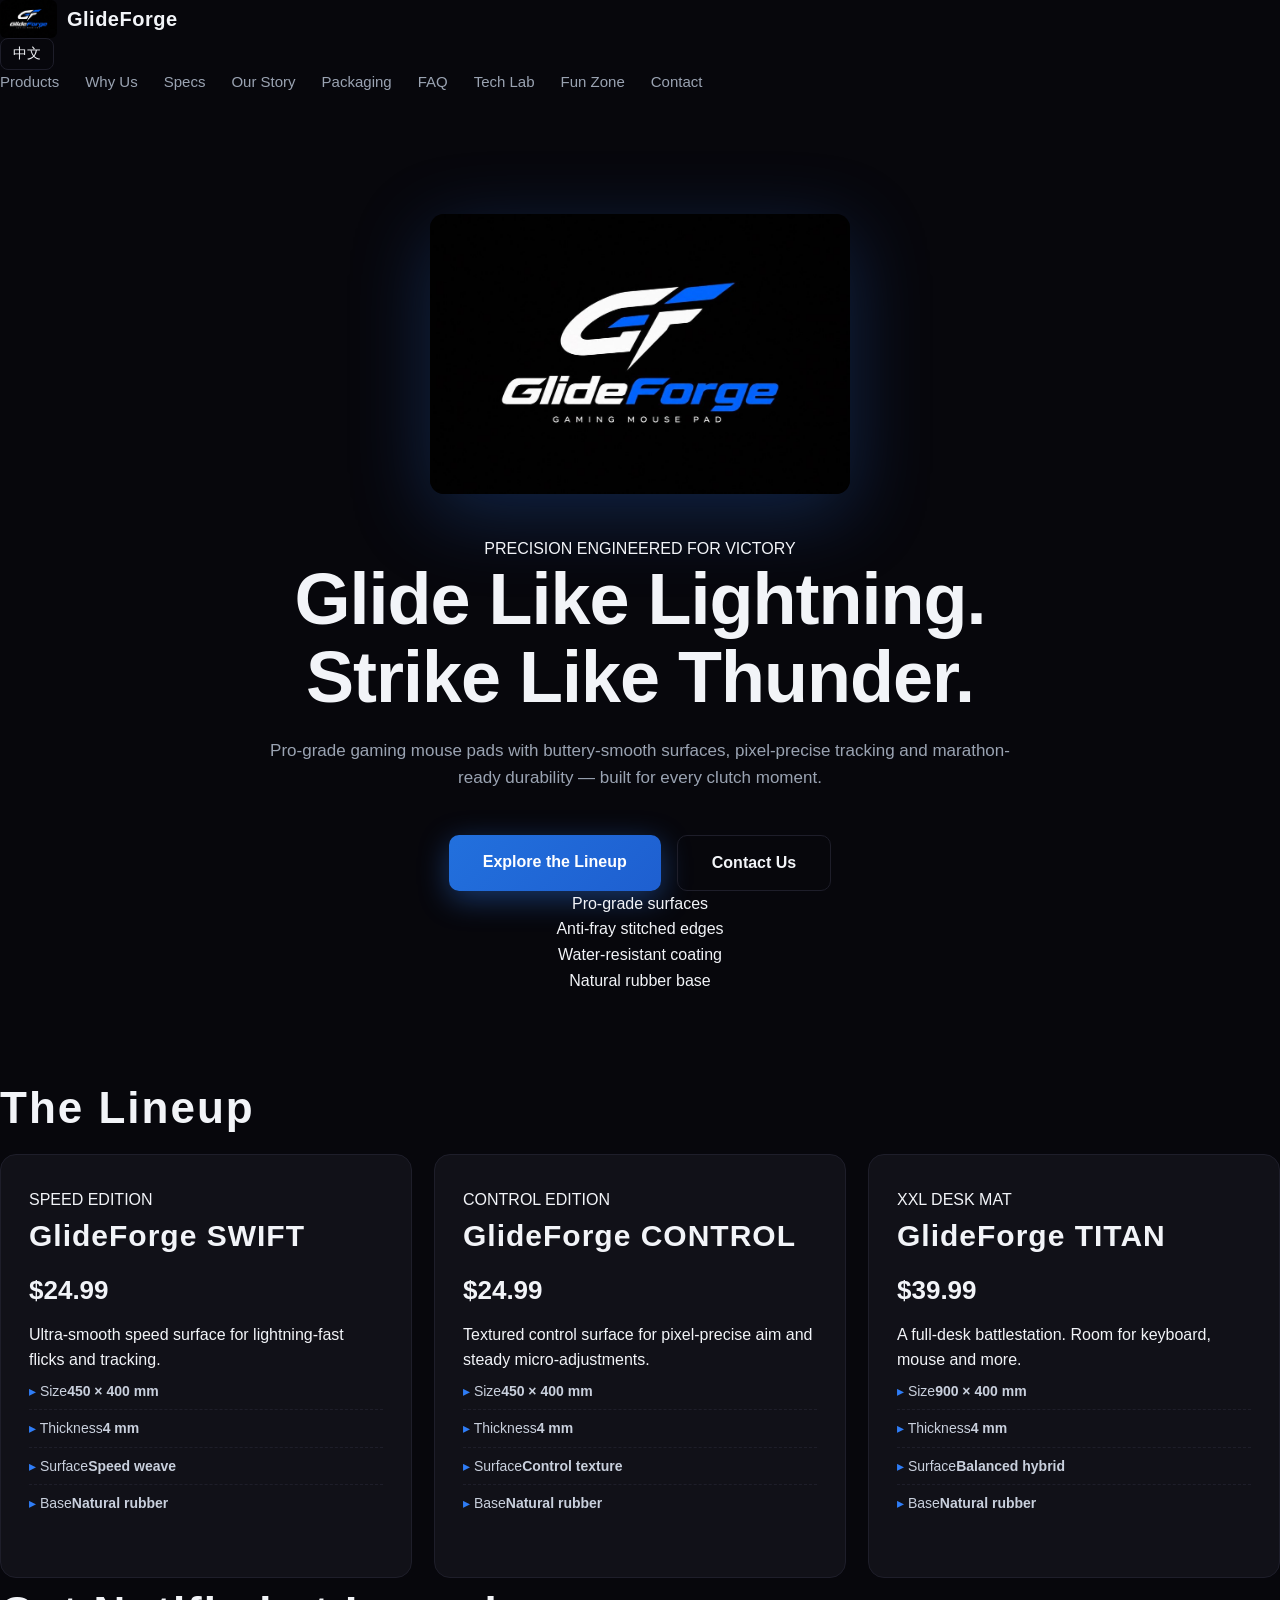
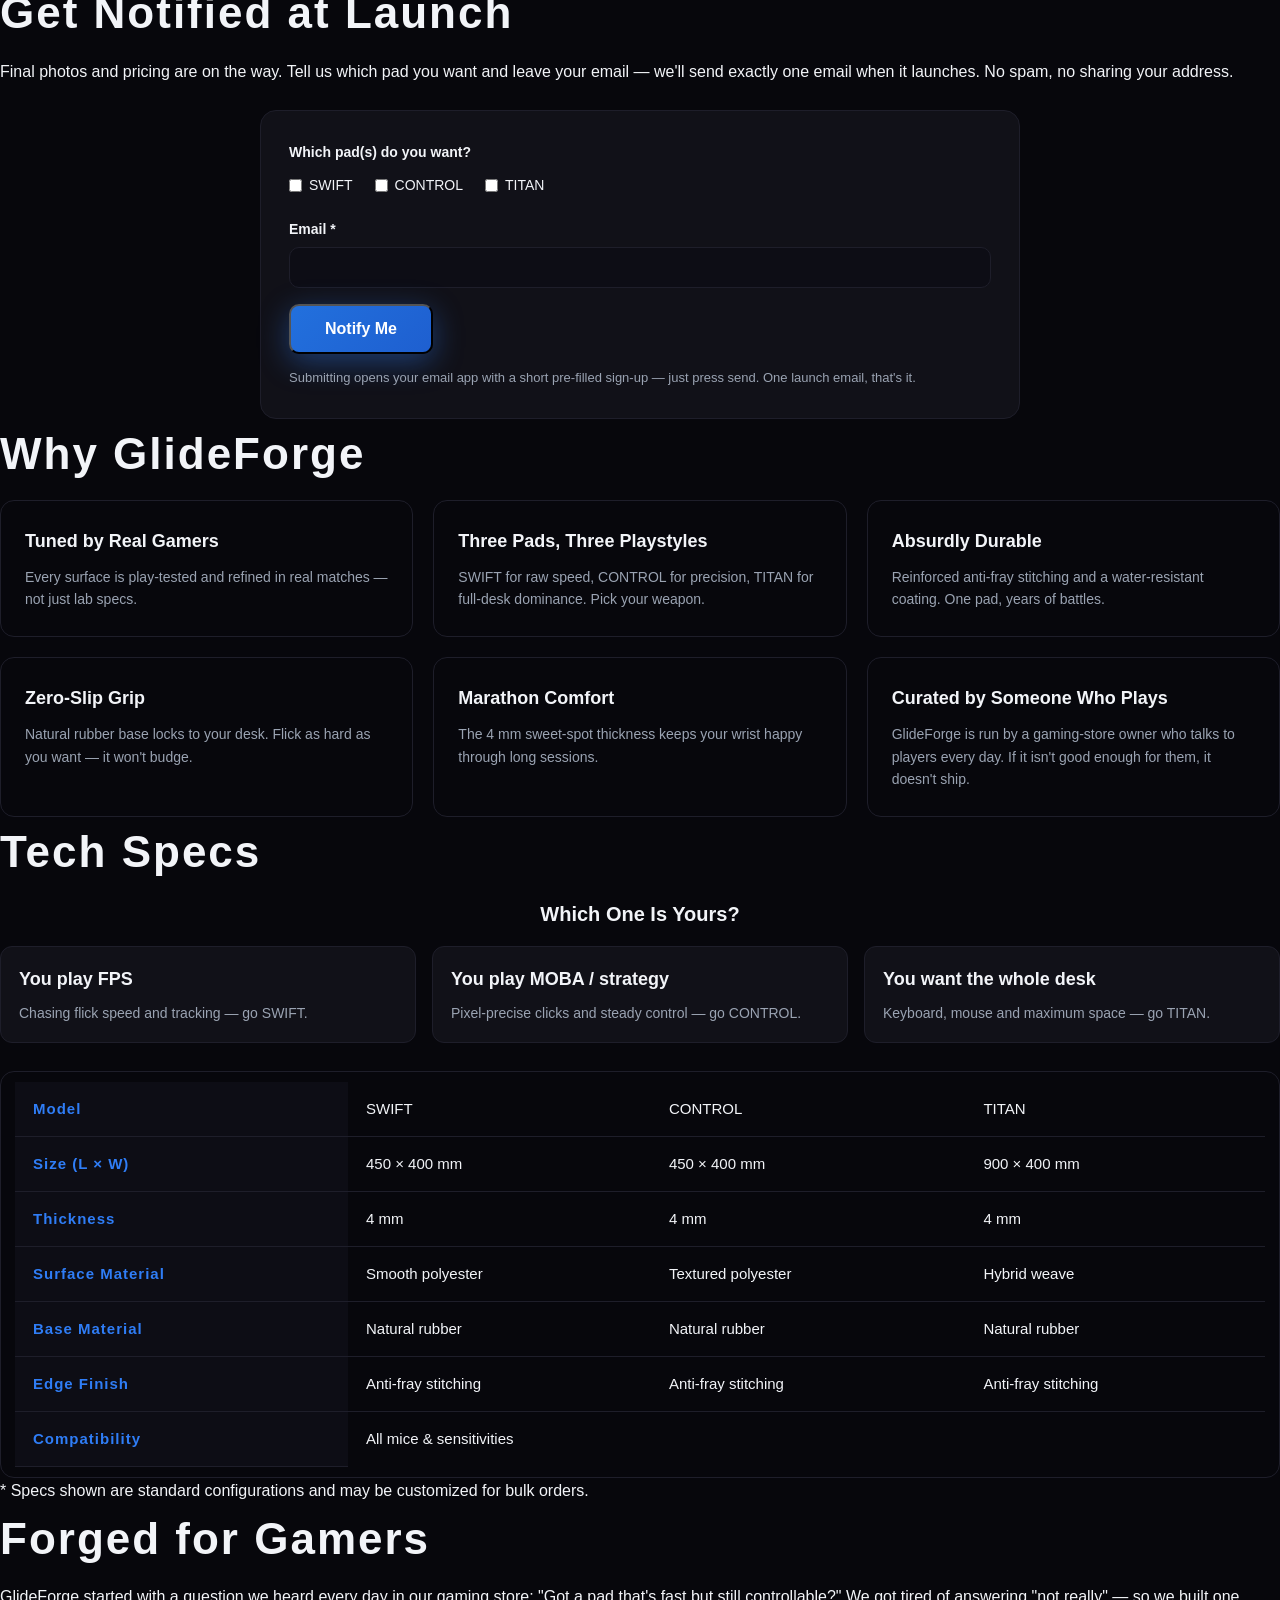
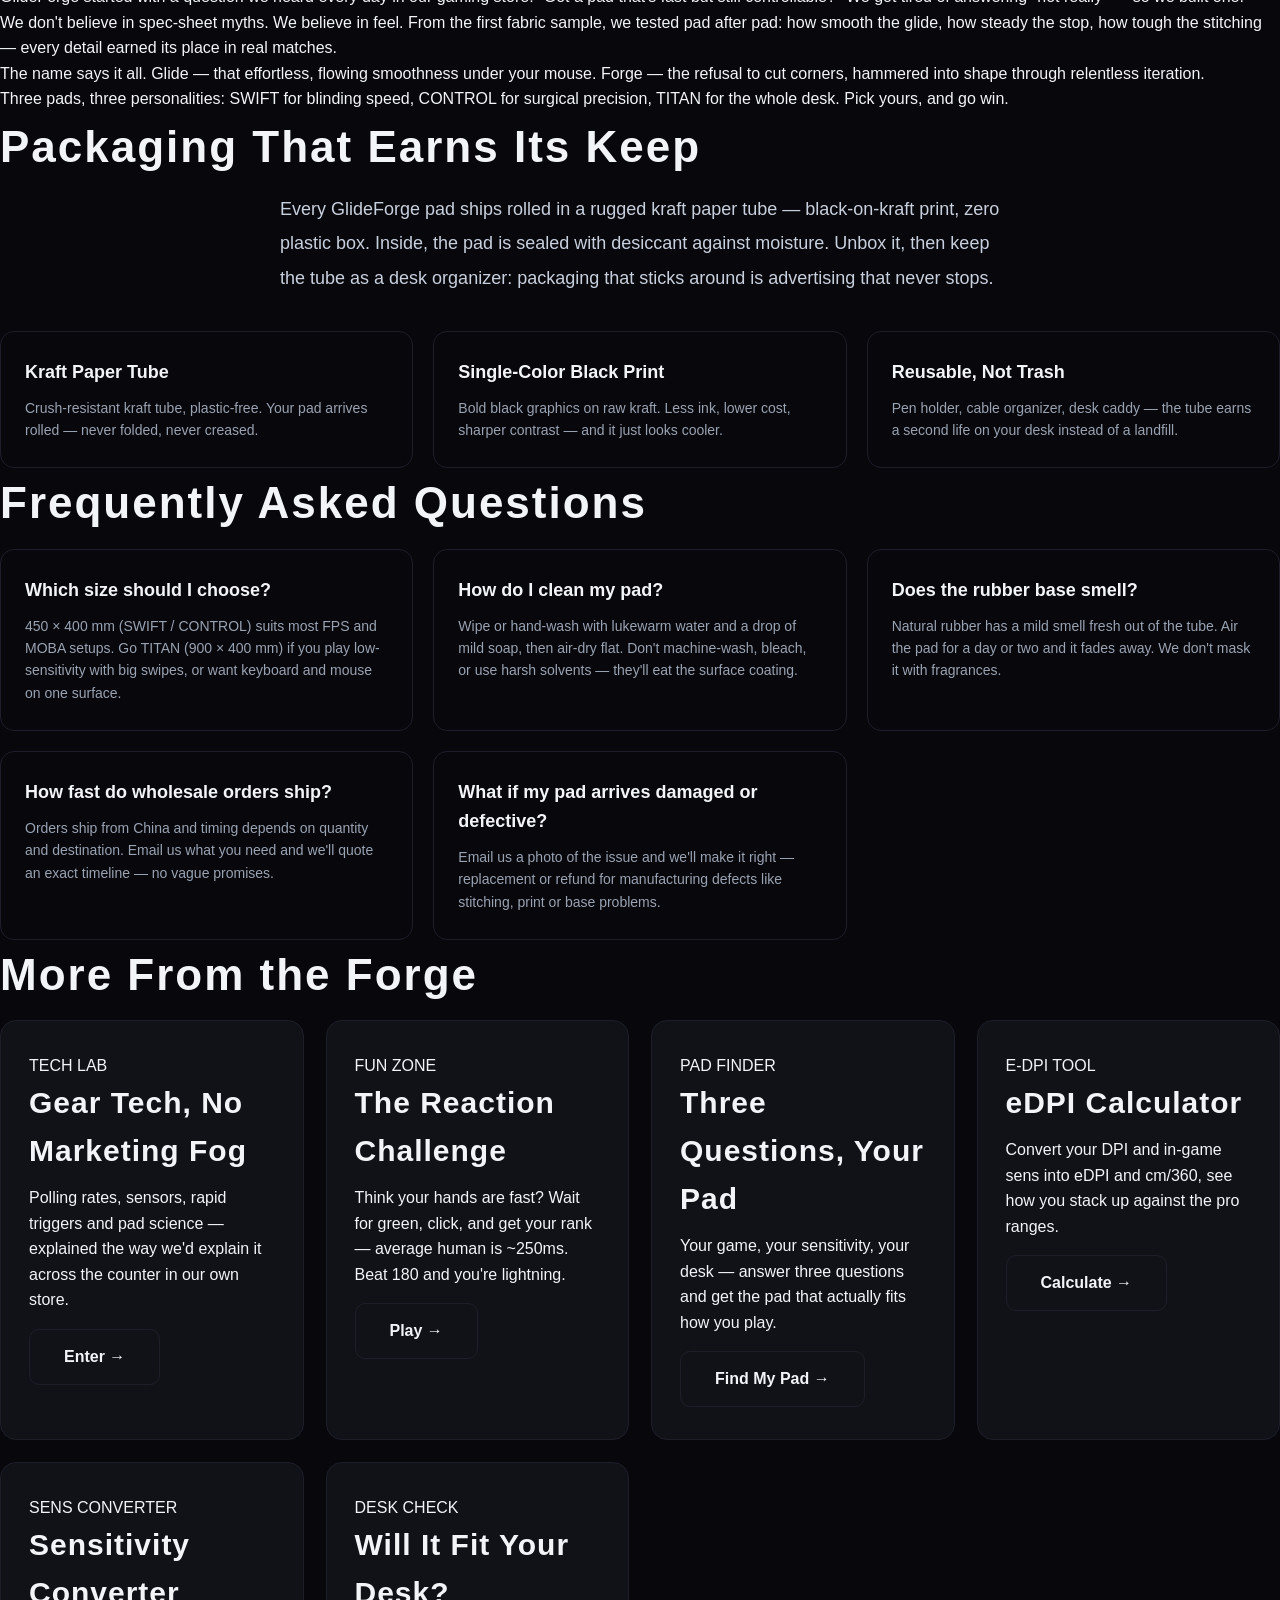
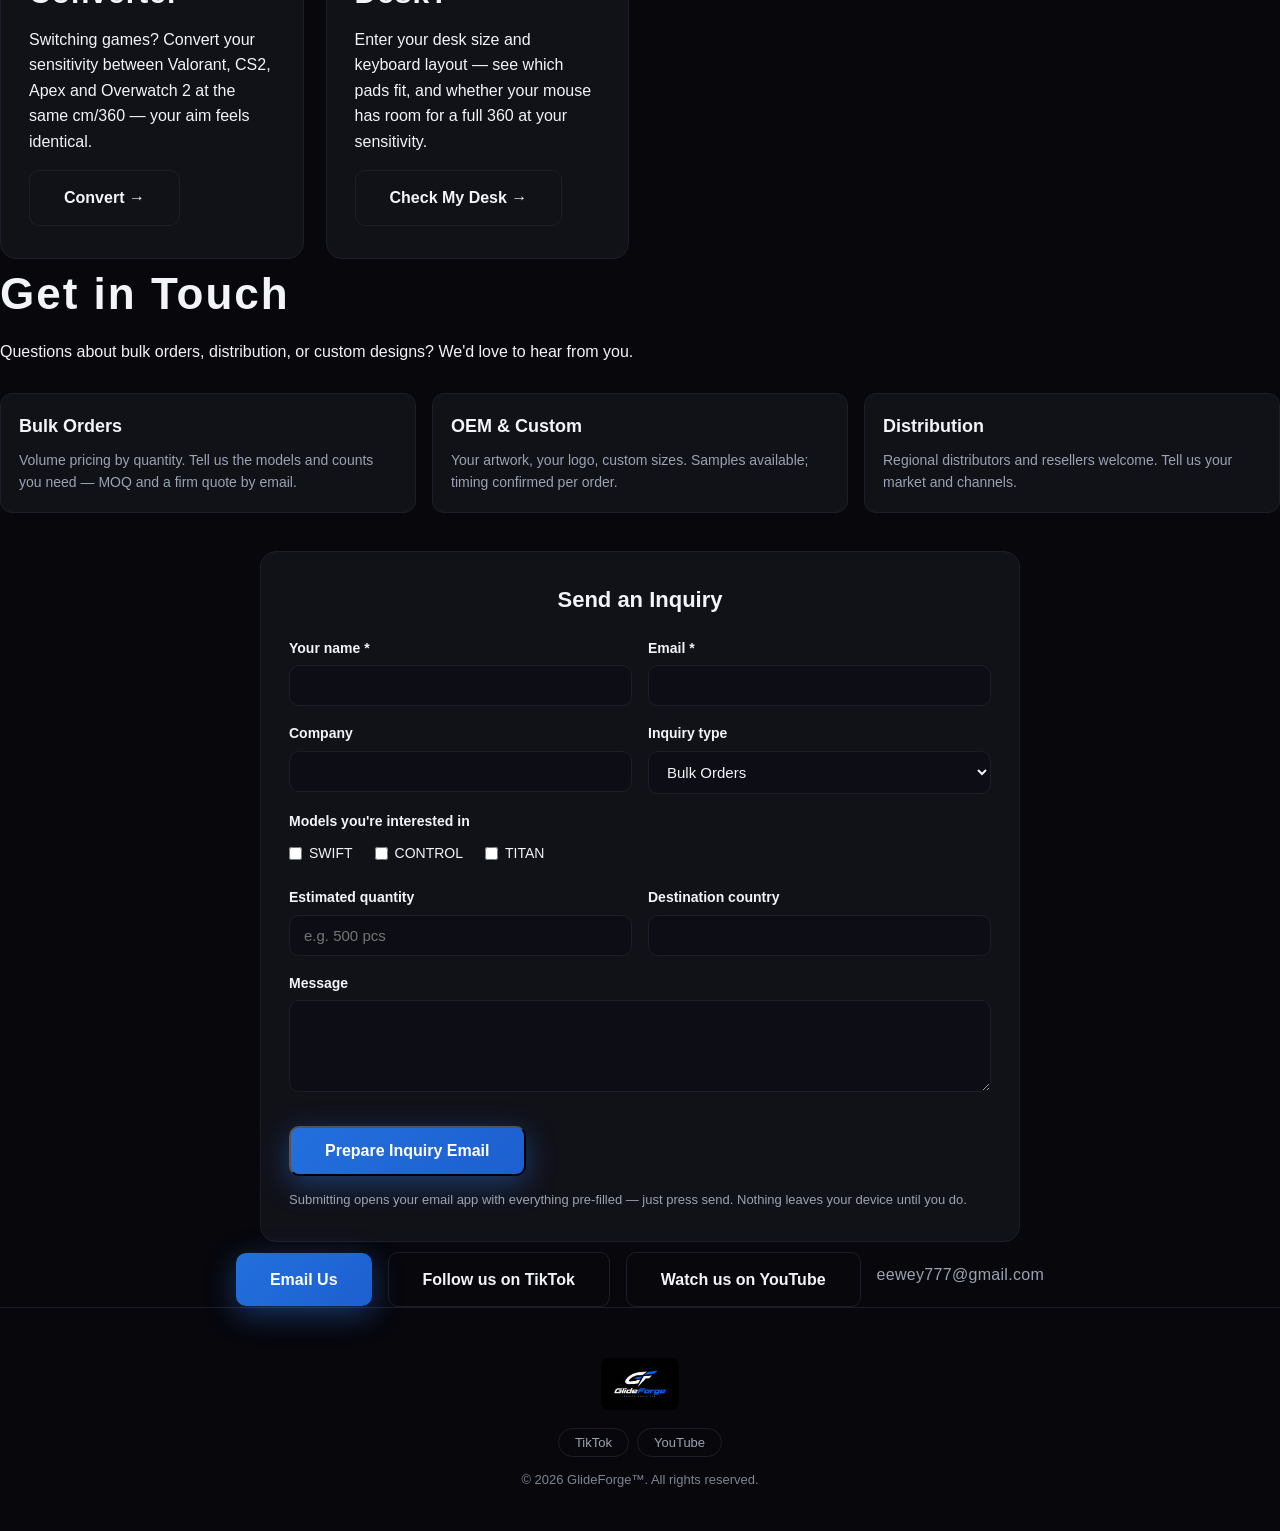
<file: index.html>
<!DOCTYPE html>
<html lang="en">
<head>
<meta charset="UTF-8">
<meta name="viewport" content="width=device-width, initial-scale=1.0">
<title>GlideForge — Pro Gaming Mouse Pads</title>
<meta name="description" content="GlideForge pro-grade gaming mouse pads. Speed, control and XXL desk mats engineered for victory.">
<!-- Open Graph / 分享预览卡 -->
<meta property="og:type" content="website">
<meta property="og:site_name" content="GlideForge">
<meta property="og:title" content="GlideForge — Pro Gaming Mouse Pads">
<meta property="og:description" content="GlideForge pro-grade gaming mouse pads. Speed, control and XXL desk mats engineered for victory. 疾锻电竞鼠标垫，为胜利而生。">
<meta property="og:url" content="https://gfpad.com/">
<meta property="og:locale" content="en_US">
<meta property="og:locale:alternate" content="zh_CN">
<meta name="twitter:card" content="summary">
<meta name="twitter:title" content="GlideForge — Pro Gaming Mouse Pads">
<meta name="twitter:description" content="Pro-grade gaming mouse pads: SWIFT / CONTROL / TITAN. 疾锻，为胜利而生。">
<link rel="icon" href="data:image/svg+xml,<svg xmlns='http://www.w3.org/2000/svg' viewBox='0 0 100 100'><text y='.9em' font-size='90'>⚡</text></svg>">
<link rel="stylesheet" href="style.css">
</head>
<body>

<nav>
  <a class="brand" href="#top"><img data-logo alt="GlideForge logo"><span>GlideForge</span></a>
  <button class="lang-btn" id="langBtn">中文</button>
  <button class="menu-btn" aria-label="Menu">☰</button>
  <div class="links">
    <a href="#products" data-i18n="nav.products">Products</a>
    <a href="#features" data-i18n="nav.why">Why Us</a>
    <a href="#specs" data-i18n="nav.specs">Specs</a>
    <a href="#story" data-i18n="nav.story">Our Story</a>
    <a href="#packaging" data-i18n="nav.packaging">Packaging</a>
    <a href="#faq" data-i18n="nav.faq">FAQ</a>
    <a href="tech.html" data-i18n="nav.tech">Tech Lab</a>
    <a href="fun.html" data-i18n="nav.fun">Fun Zone</a>
    <a href="#contact" data-i18n="nav.contact">Contact</a>
  </div>
</nav>

<header class="hero" id="top">
  <div class="hero-inner">
    <img class="hero-logo" data-logo alt="GlideForge — Gaming Mouse Pad">
    <p class="badge" data-i18n="hero.badge">PRECISION ENGINEERED FOR VICTORY</p>
    <h1><span data-i18n="hero.h1a">Glide Like Lightning.</span><br><span class="accent" data-i18n="hero.h1b">Strike Like Thunder.</span></h1>
    <p class="sub" data-i18n="hero.sub">Pro-grade gaming mouse pads with buttery-smooth surfaces, pixel-precise tracking and marathon-ready durability — built for every clutch moment.</p>
    <div class="cta-row">
      <a class="btn primary" href="#products" data-i18n="hero.cta1">Explore the Lineup</a>
      <a class="btn ghost" href="#contact" data-i18n="hero.cta2">Contact Us</a>
    </div>
    <div class="stats">
      <div data-i18n="hero.s1">Pro-grade surfaces</div>
      <div data-i18n="hero.s2">Anti-fray stitched edges</div>
      <div data-i18n="hero.s3">Water-resistant coating</div>
      <div data-i18n="hero.s4">Natural rubber base</div>
    </div>
  </div>
</header>

<section id="products">
  <h2 data-i18n="products.title">The Lineup</h2>
  <div class="cards">
    <article class="card">
      <div class="tag" data-i18n="products.swift.tag">SPEED EDITION</div>
      <h3>GlideForge SWIFT</h3>
      <div class="price">$24.99</div>
      <p data-i18n="products.swift.desc">Ultra-smooth speed surface for lightning-fast flicks and tracking.</p>
      <ul class="specs">
        <li><span data-i18n="spec.size">Size</span><b>450 × 400 mm</b></li>
        <li><span data-i18n="spec.thickness">Thickness</span><b>4 mm</b></li>
        <li><span data-i18n="spec.surface">Surface</span><b data-i18n="products.swift.surface">Speed weave</b></li>
        <li><span data-i18n="spec.base">Base</span><b data-i18n="spec.rubber">Natural rubber</b></li>
      </ul>
    </article>
    <article class="card">
      <div class="tag" data-i18n="products.control.tag">CONTROL EDITION</div>
      <h3>GlideForge CONTROL</h3>
      <div class="price">$24.99</div>
      <p data-i18n="products.control.desc">Textured control surface for pixel-precise aim and steady micro-adjustments.</p>
      <ul class="specs">
        <li><span data-i18n="spec.size2">Size</span><b>450 × 400 mm</b></li>
        <li><span data-i18n="spec.thickness2">Thickness</span><b>4 mm</b></li>
        <li><span data-i18n="spec.surface2">Surface</span><b data-i18n="products.control.surface">Control texture</b></li>
        <li><span data-i18n="spec.base2">Base</span><b data-i18n="spec.rubber2">Natural rubber</b></li>
      </ul>
    </article>
    <article class="card">
      <div class="tag" data-i18n="products.titan.tag">XXL DESK MAT</div>
      <h3>GlideForge TITAN</h3>
      <div class="price">$39.99</div>
      <p data-i18n="products.titan.desc">A full-desk battlestation. Room for keyboard, mouse and more.</p>
      <ul class="specs">
        <li><span data-i18n="spec.size3">Size</span><b>900 × 400 mm</b></li>
        <li><span data-i18n="spec.thickness3">Thickness</span><b>4 mm</b></li>
        <li><span data-i18n="spec.surface3">Surface</span><b data-i18n="products.titan.surface">Balanced hybrid</b></li>
        <li><span data-i18n="spec.base3">Base</span><b data-i18n="spec.rubber3">Natural rubber</b></li>
      </ul>
    </article>
  </div>
</section>

<section id="notify">
  <h2 data-i18n="notify.title">Get Notified at Launch</h2>
  <p data-i18n="notify.text">Final photos and pricing are on the way. Tell us which pad you want and leave your email — we'll send exactly one email when it launches. No spam, no sharing your address.</p>
  <form class="inq-form" id="notifyForm" style="margin-top:26px">
    <div class="ffield"><label data-i18n="notify.models">Which pad(s) do you want?</label>
      <div class="fchecks">
        <label><input type="checkbox" class="nModel" value="SWIFT"> SWIFT</label>
        <label><input type="checkbox" class="nModel" value="CONTROL"> CONTROL</label>
        <label><input type="checkbox" class="nModel" value="TITAN"> TITAN</label>
      </div>
    </div>
    <div class="ffield"><label data-i18n="notify.email">Email *</label><input id="nEmail" type="email" required></div>
    <button type="submit" class="btn primary" data-i18n="notify.send">Notify Me</button>
    <p class="fnote" data-i18n="notify.note">Submitting opens your email app with a short pre-filled sign-up — just press send. One launch email, that's it.</p>
  </form>
</section>

<section id="features">
  <h2 data-i18n="features.title">Why GlideForge</h2>
  <div class="grid">
    <div class="feat"><h3 data-i18n="features.f1t">Tuned by Real Gamers</h3><p data-i18n="features.f1d">Every surface is play-tested and refined in real matches — not just lab specs.</p></div>
    <div class="feat"><h3 data-i18n="features.f2t">Three Pads, Three Playstyles</h3><p data-i18n="features.f2d">SWIFT for raw speed, CONTROL for precision, TITAN for full-desk dominance. Pick your weapon.</p></div>
    <div class="feat"><h3 data-i18n="features.f3t">Absurdly Durable</h3><p data-i18n="features.f3d">Reinforced anti-fray stitching and a water-resistant coating. One pad, years of battles.</p></div>
    <div class="feat"><h3 data-i18n="features.f4t">Zero-Slip Grip</h3><p data-i18n="features.f4d">Natural rubber base locks to your desk. Flick as hard as you want — it won't budge.</p></div>
    <div class="feat"><h3 data-i18n="features.f5t">Marathon Comfort</h3><p data-i18n="features.f5d">The 4 mm sweet-spot thickness keeps your wrist happy through long sessions.</p></div>
    <div class="feat"><h3 data-i18n="features.f6t">Curated by Someone Who Plays</h3><p data-i18n="features.f6d">GlideForge is run by a gaming-store owner who talks to players every day. If it isn't good enough for them, it doesn't ship.</p></div>
  </div>
</section>

<section id="specs">
  <h2 data-i18n="specs.title">Tech Specs</h2>
  <h3 class="chooser-title" data-i18n="specs.chooser">Which One Is Yours?</h3>
  <div class="chooser">
    <div class="pick"><h3 data-i18n="specs.pick1t">You play FPS</h3><p data-i18n="specs.pick1d">Chasing flick speed and tracking — go SWIFT.</p></div>
    <div class="pick"><h3 data-i18n="specs.pick2t">You play MOBA / strategy</h3><p data-i18n="specs.pick2d">Pixel-precise clicks and steady control — go CONTROL.</p></div>
    <div class="pick"><h3 data-i18n="specs.pick3t">You want the whole desk</h3><p data-i18n="specs.pick3d">Keyboard, mouse and maximum space — go TITAN.</p></div>
  </div>
  <div class="table-wrap">
  <table>
    <tr><th data-i18n="specs.model">Model</th><td>SWIFT</td><td>CONTROL</td><td>TITAN</td></tr>
    <tr><th data-i18n="specs.size">Size (L × W)</th><td>450 × 400 mm</td><td>450 × 400 mm</td><td>900 × 400 mm</td></tr>
    <tr><th data-i18n="specs.thickness">Thickness</th><td>4 mm</td><td>4 mm</td><td>4 mm</td></tr>
    <tr><th data-i18n="specs.surface">Surface Material</th><td data-i18n="specs.smooth">Smooth polyester</td><td data-i18n="specs.textured">Textured polyester</td><td data-i18n="specs.hybrid">Hybrid weave</td></tr>
    <tr><th data-i18n="specs.base">Base Material</th><td data-i18n="specs.rubber4">Natural rubber</td><td data-i18n="specs.rubber5">Natural rubber</td><td data-i18n="specs.rubber6">Natural rubber</td></tr>
    <tr><th data-i18n="specs.edge">Edge Finish</th><td data-i18n="specs.stitch">Anti-fray stitching</td><td data-i18n="specs.stitch2">Anti-fray stitching</td><td data-i18n="specs.stitch3">Anti-fray stitching</td></tr>
    <tr><th data-i18n="specs.compat">Compatibility</th><td colspan="3" data-i18n="specs.compatv">All mice &amp; sensitivities</td></tr>
  </table>
  </div>
  <p class="note" data-i18n="specs.note">* Specs shown are standard configurations and may be customized for bulk orders.</p>
</section>

<section id="story">
  <h2 data-i18n="story.title">Forged for Gamers</h2>
  <p data-i18n="story.p1">GlideForge started with a question we heard every day in our gaming store: "Got a pad that's fast but still controllable?" We got tired of answering "not really" — so we built one.</p>
  <p data-i18n="story.p2">We don't believe in spec-sheet myths. We believe in feel. From the first fabric sample, we tested pad after pad: how smooth the glide, how steady the stop, how tough the stitching — every detail earned its place in real matches.</p>
  <p data-i18n="story.p3">The name says it all. Glide — that effortless, flowing smoothness under your mouse. Forge — the refusal to cut corners, hammered into shape through relentless iteration.</p>
  <p data-i18n="story.p4">Three pads, three personalities: SWIFT for blinding speed, CONTROL for surgical precision, TITAN for the whole desk. Pick yours, and go win.</p>
</section>

<section id="packaging">
  <h2 data-i18n="packaging.title">Packaging That Earns Its Keep</h2>
  <p class="story" style="margin-bottom:36px" data-i18n="packaging.intro">Every GlideForge pad ships rolled in a rugged kraft paper tube — black-on-kraft print, zero plastic box. Inside, the pad is sealed with desiccant against moisture. Unbox it, then keep the tube as a desk organizer: packaging that sticks around is advertising that never stops.</p>
  <div class="grid">
    <div class="feat"><h3 data-i18n="packaging.f1t">Kraft Paper Tube</h3><p data-i18n="packaging.f1d">Crush-resistant kraft tube, plastic-free. Your pad arrives rolled — never folded, never creased.</p></div>
    <div class="feat"><h3 data-i18n="packaging.f2t">Single-Color Black Print</h3><p data-i18n="packaging.f2d">Bold black graphics on raw kraft. Less ink, lower cost, sharper contrast — and it just looks cooler.</p></div>
    <div class="feat"><h3 data-i18n="packaging.f3t">Reusable, Not Trash</h3><p data-i18n="packaging.f3d">Pen holder, cable organizer, desk caddy — the tube earns a second life on your desk instead of a landfill.</p></div>
  </div>
</section>

<section id="faq">
  <h2 data-i18n="faq.title">Frequently Asked Questions</h2>
  <div class="grid">
    <div class="feat"><h3 data-i18n="faq.q1">Which size should I choose?</h3><p data-i18n="faq.a1">450 × 400 mm (SWIFT / CONTROL) suits most FPS and MOBA setups. Go TITAN (900 × 400 mm) if you play low-sensitivity with big swipes, or want keyboard and mouse on one surface.</p></div>
    <div class="feat"><h3 data-i18n="faq.q2">How do I clean my pad?</h3><p data-i18n="faq.a2">Wipe or hand-wash with lukewarm water and a drop of mild soap, then air-dry flat. Don't machine-wash, bleach, or use harsh solvents — they'll eat the surface coating.</p></div>
    <div class="feat"><h3 data-i18n="faq.q3">Does the rubber base smell?</h3><p data-i18n="faq.a3">Natural rubber has a mild smell fresh out of the tube. Air the pad for a day or two and it fades away. We don't mask it with fragrances.</p></div>
    <div class="feat"><h3 data-i18n="faq.q4">How fast do wholesale orders ship?</h3><p data-i18n="faq.a4">Orders ship from China and timing depends on quantity and destination. Email us what you need and we'll quote an exact timeline — no vague promises.</p></div>
    <div class="feat"><h3 data-i18n="faq.q5">What if my pad arrives damaged or defective?</h3><p data-i18n="faq.a5">Email us a photo of the issue and we'll make it right — replacement or refund for manufacturing defects like stitching, print or base problems.</p></div>
  </div>
</section>

<section id="explore">
  <h2 data-i18n="explore.title">More From the Forge</h2>
  <div style="display:grid;grid-template-columns:repeat(auto-fit,minmax(300px,1fr));gap:22px;text-align:left">
    <article class="card">
      <div class="tag" data-i18n="explore.tech.tag">TECH LAB</div>
      <h3 data-i18n="explore.tech.t">Gear Tech, No Marketing Fog</h3>
      <p data-i18n="explore.tech.d">Polling rates, sensors, rapid triggers and pad science — explained the way we'd explain it across the counter in our own store.</p>
      <p style="margin-top:16px"><a class="btn ghost" href="tech.html" data-i18n="explore.go1">Enter →</a></p>
    </article>
    <article class="card">
      <div class="tag" data-i18n="explore.fun.tag">FUN ZONE</div>
      <h3 data-i18n="explore.fun.t">The Reaction Challenge</h3>
      <p data-i18n="explore.fun.d">Think your hands are fast? Wait for green, click, and get your rank — average human is ~250ms. Beat 180 and you're lightning.</p>
      <p style="margin-top:16px"><a class="btn ghost" href="fun.html" data-i18n="explore.go2">Play →</a></p>
    </article>
    <article class="card">
      <div class="tag" data-i18n="explore.finder.tag">PAD FINDER</div>
      <h3 data-i18n="explore.finder.t">Three Questions, Your Pad</h3>
      <p data-i18n="explore.finder.d">Your game, your sensitivity, your desk — answer three questions and get the pad that actually fits how you play.</p>
      <p style="margin-top:16px"><a class="btn ghost" href="finder.html" data-i18n="explore.go3">Find My Pad →</a></p>
    </article>
    <article class="card">
      <div class="tag" data-i18n="explore.edpi.tag">E-DPI TOOL</div>
      <h3 data-i18n="explore.edpi.t">eDPI Calculator</h3>
      <p data-i18n="explore.edpi.d">Convert your DPI and in-game sens into eDPI and cm/360, see how you stack up against the pro ranges.</p>
      <p style="margin-top:16px"><a class="btn ghost" href="edpi.html" data-i18n="explore.go4">Calculate →</a></p>
    </article>
    <article class="card">
      <div class="tag" data-i18n="explore.conv.tag">SENS CONVERTER</div>
      <h3 data-i18n="explore.conv.t">Sensitivity Converter</h3>
      <p data-i18n="explore.conv.d">Switching games? Convert your sensitivity between Valorant, CS2, Apex and Overwatch 2 at the same cm/360 — your aim feels identical.</p>
      <p style="margin-top:16px"><a class="btn ghost" href="converter.html" data-i18n="explore.go5">Convert →</a></p>
    </article>
    <article class="card">
      <div class="tag" data-i18n="explore.desk.tag">DESK CHECK</div>
      <h3 data-i18n="explore.desk.t">Will It Fit Your Desk?</h3>
      <p data-i18n="explore.desk.d">Enter your desk size and keyboard layout — see which pads fit, and whether your mouse has room for a full 360 at your sensitivity.</p>
      <p style="margin-top:16px"><a class="btn ghost" href="deskfit.html" data-i18n="explore.go6">Check My Desk →</a></p>
    </article>
  </div>
</section>

<section id="contact">
  <h2 data-i18n="contact.title">Get in Touch</h2>
  <p data-i18n="contact.text">Questions about bulk orders, distribution, or custom designs? We'd love to hear from you.</p>
  <div class="chooser" style="margin-top:28px;text-align:left">
    <div class="pick"><h3 data-i18n="contact.b1t">Bulk Orders</h3><p data-i18n="contact.b1d">Volume pricing by quantity. Tell us the models and counts you need — MOQ and a firm quote by email.</p></div>
    <div class="pick"><h3 data-i18n="contact.b2t">OEM & Custom</h3><p data-i18n="contact.b2d">Your artwork, your logo, custom sizes. Samples available; timing confirmed per order.</p></div>
    <div class="pick"><h3 data-i18n="contact.b3t">Distribution</h3><p data-i18n="contact.b3d">Regional distributors and resellers welcome. Tell us your market and channels.</p></div>
  </div>
  <form class="inq-form" id="inqForm">
    <h3 data-i18n="form.title">Send an Inquiry</h3>
    <div class="frow">
      <div class="ffield"><label data-i18n="form.name">Your name *</label><input id="fName" required></div>
      <div class="ffield"><label data-i18n="form.email">Email *</label><input id="fEmail" type="email" required></div>
    </div>
    <div class="frow">
      <div class="ffield"><label data-i18n="form.company">Company</label><input id="fCompany"></div>
      <div class="ffield"><label data-i18n="form.type">Inquiry type</label>
        <select id="fType">
          <option data-i18n="form.type1">Bulk Orders</option>
          <option data-i18n="form.type2">OEM & Custom</option>
          <option data-i18n="form.type3">Distribution</option>
        </select></div>
    </div>
    <div class="ffield"><label data-i18n="form.models">Models you're interested in</label>
      <div class="fchecks">
        <label><input type="checkbox" class="fModel" value="SWIFT"> SWIFT</label>
        <label><input type="checkbox" class="fModel" value="CONTROL"> CONTROL</label>
        <label><input type="checkbox" class="fModel" value="TITAN"> TITAN</label>
      </div>
    </div>
    <div class="frow">
      <div class="ffield"><label data-i18n="form.qty">Estimated quantity</label><input id="fQty" placeholder="e.g. 500 pcs"></div>
      <div class="ffield"><label data-i18n="form.dest">Destination country</label><input id="fDest"></div>
    </div>
    <div class="ffield"><label data-i18n="form.msg">Message</label><textarea id="fMsg" rows="4"></textarea></div>
    <button type="submit" class="btn primary" data-i18n="form.send">Prepare Inquiry Email</button>
    <p class="fnote" data-i18n="form.note">Submitting opens your email app with everything pre-filled — just press send. Nothing leaves your device until you do.</p>
  </form>
  <div class="contact-row">
    <a class="btn primary" href="mailto:eewey777@gmail.com" data-i18n="contact.btn">Email Us</a>
    <a class="btn ghost" href="https://www.tiktok.com/@user9306185237663" target="_blank" rel="noopener" data-i18n="contact.tiktok">Follow us on TikTok</a>
    <a class="btn ghost" href="https://www.youtube.com/@Eewey777" target="_blank" rel="noopener" data-i18n="contact.youtube">Watch us on YouTube</a>
    <span class="email-addr">eewey777@gmail.com</span>
  </div>
</section>

<footer>
  <img data-logo alt="GlideForge">
  <div class="social-row"><a href="https://www.tiktok.com/@user9306185237663" target="_blank" rel="noopener">TikTok</a><a href="https://www.youtube.com/@Eewey777" target="_blank" rel="noopener">YouTube</a></div>
  <p>© 2026 GlideForge™. <span data-i18n="footer.rights">All rights reserved.</span></p>
</footer>

<script src="script.js"></script>
</body>
</html>
</file>
<file: style.css>
:root{
  --bg:#07070c; --bg2:#0d0d15; --card:#111118;
  --blue:#2f7df6; --blue2:#1e5fd0;
  --text:#f2f4f8; --muted:#9aa3b2; --line:#1e1e2a;
}
*{margin:0;padding:0;box-sizing:border-box}
html{scroll-behavior:smooth}
body{background:var(--bg);color:var(--text);font-family:-apple-system,"Segoe UI",Roboto,"Helvetica Neue",Arial,sans-serif;line-height:1.6}
img{max-width:100%}

/* nav */
.nav{position:fixed;top:0;left:0;right:0;z-index:50;display:flex;align-items:center;justify-content:space-between;
  padding:14px 28px;background:rgba(7,7,12,.82);backdrop-filter:blur(12px);border-bottom:1px solid var(--line)}
.brand{display:flex;align-items:center;gap:10px;text-decoration:none;color:var(--text);font-weight:800;font-size:20px;letter-spacing:.5px}
.brand img{height:38px;border-radius:6px}
.links{display:flex;gap:26px}
.links a{color:var(--muted);text-decoration:none;font-size:15px;transition:color .2s}
.links a:hover{color:var(--blue)}
.menu-btn{display:none;background:none;border:1px solid var(--line);color:var(--text);border-radius:8px;padding:6px 12px;font-size:18px}
.lang-btn{background:none;border:1px solid var(--line);color:var(--text);border-radius:8px;padding:6px 12px;font-size:14px;cursor:pointer;margin-left:auto;margin-right:8px}
.lang-btn:hover{border-color:var(--accent)}

/* hero */
.hero{position:relative;min-height:100vh;display:flex;align-items:center;justify-content:center;text-align:center;
  padding:120px 20px 80px;overflow:hidden}
.hero-glow{position:absolute;width:900px;height:900px;border-radius:50%;
  background:radial-gradient(circle,rgba(47,125,246,.16),transparent 60%);top:-200px;left:50%;transform:translateX(-50%);pointer-events:none}
.hero-inner{position:relative;z-index:1;max-width:760px}
.hero-logo{width:min(420px,80vw);border-radius:14px;margin-bottom:34px;box-shadow:0 20px 80px rgba(47,125,246,.25)}
.hero h1{font-size:clamp(38px,7vw,72px);line-height:1.08;font-weight:900;letter-spacing:-1px;margin-bottom:20px}
.tagline{color:var(--muted);font-size:clamp(16px,2.4vw,20px);margin-bottom:36px}
.cta-row{display:flex;gap:16px;justify-content:center;flex-wrap:wrap}
.btn{display:inline-block;padding:14px 34px;border-radius:10px;font-weight:700;text-decoration:none;font-size:16px;transition:transform .15s,box-shadow .15s}
.btn:hover{transform:translateY(-2px)}
.btn.primary{background:linear-gradient(135deg,#2270dd,var(--blue2));color:#fff;box-shadow:0 8px 30px rgba(47,125,246,.4)}
.btn.ghost{border:1px solid var(--line);color:var(--text)}
.btn.big{font-size:18px;padding:16px 44px}

/* strip */
.strip{display:grid;grid-template-columns:repeat(4,1fr);gap:1px;background:var(--line);border-top:1px solid var(--line);border-bottom:1px solid var(--line)}
.strip div{background:var(--bg2);padding:28px 16px;text-align:center}
.strip strong{display:block;font-size:30px;color:var(--blue)}
.strip span{color:var(--muted);font-size:14px}
.fineprint{text-align:center;color:#7d8595;font-size:12px;padding:10px 20px}

/* sections */
.section{padding:90px 24px;max-width:1120px;margin:0 auto;text-align:center}
.section.dark{max-width:none;background:var(--bg2);border-top:1px solid var(--line);border-bottom:1px solid var(--line)}
.section.dark .story,.section.dark .grid{max-width:1120px;margin-left:auto;margin-right:auto}
section h2{font-size:clamp(28px,4.5vw,44px);font-weight:900;letter-spacing:2px;margin-bottom:10px}
.section h2::after{content:"";display:block;width:64px;height:4px;background:var(--blue);margin:16px auto 0;border-radius:2px}
.sub{color:var(--muted);margin-bottom:44px;font-size:17px}

/* cards */
.cards{display:grid;grid-template-columns:repeat(3,1fr);gap:22px;text-align:left}
.card{background:var(--card);border:1px solid var(--line);border-radius:16px;padding:32px 28px;position:relative;transition:transform .2s,border-color .2s}
.card:hover{transform:translateY(-6px);border-color:var(--blue)}
.card.featured{border:1px solid var(--blue);box-shadow:0 12px 50px rgba(47,125,246,.18)}
.card-badge{display:inline-block;font-size:12px;font-weight:800;letter-spacing:2px;color:var(--blue);border:1px solid var(--blue);border-radius:20px;padding:4px 14px;margin-bottom:18px}
.card-badge.hot{background:var(--blue);color:#fff}
.card h3{font-size:30px;font-weight:900;letter-spacing:1px;margin-bottom:10px}
.card-desc{color:var(--muted);font-size:15px;margin-bottom:20px;min-height:66px}
.card ul{list-style:none;margin-bottom:24px}
.card li{padding:7px 0;color:#c9d0dd;font-size:14px;border-bottom:1px dashed var(--line)}
.card li:last-child{border:none}
.card li::before{content:"▸ ";color:var(--blue)}
.price{font-size:22px;font-weight:800;color:var(--text)}

/* features */
.grid{display:grid;grid-template-columns:repeat(3,1fr);gap:20px;text-align:left}
.feat{background:var(--bg);border:1px solid var(--line);border-radius:14px;padding:26px 24px}
.feat h3{font-size:18px;margin-bottom:10px}
.feat p{color:var(--muted);font-size:14px}

/* specs */
.table-wrap{overflow-x:auto;border:1px solid var(--line);border-radius:14px;padding:10px 14px}
table{width:100%;border-collapse:collapse;font-size:15px;min-width:560px}
th,td{padding:15px 18px;text-align:left;border-bottom:1px solid var(--line)}
th{background:var(--bg2);color:var(--blue);font-weight:800;letter-spacing:1px}
tr:last-child td{border:none}
td:first-child{color:var(--muted)}

/* about */
.story{max-width:720px;margin:0 auto;color:#c9d0dd;font-size:18px;line-height:1.9}

/* contact */
#contact .btn{margin-top:10px}

/* footer */
footer{text-align:center;padding:50px 20px 40px;border-top:1px solid var(--line);color:#7d8595;font-size:13px}
footer img{height:52px;border-radius:8px;margin-bottom:16px}

@media(max-width:860px){
  .cards,.grid{grid-template-columns:1fr}
  .strip{grid-template-columns:repeat(2,1fr)}
  .links{display:none;position:absolute;top:66px;right:16px;flex-direction:column;background:var(--bg2);
    border:1px solid var(--line);border-radius:12px;padding:14px 22px;gap:14px}
  .links.open{display:flex}
  .menu-btn{display:block}
}

.chooser-title{text-align:center;color:var(--accent);font-size:20px;margin:8px 0 16px}
.chooser{display:grid;grid-template-columns:repeat(3,1fr);gap:16px;margin-bottom:28px}
.pick{background:var(--card);border:1px solid var(--line);border-radius:12px;padding:18px}
.pick h3{margin:0 0 8px;color:var(--text);font-size:18px}
.pick p{margin:0;color:var(--muted);font-size:14px}
@media(max-width:720px){.chooser{grid-template-columns:1fr}}

.price{font-size:26px;font-weight:700;color:var(--accent);margin:4px 0 10px}
.contact-row{display:flex;align-items:center;justify-content:center;gap:16px;flex-wrap:wrap}
.email-addr{color:var(--muted);font-size:16px;letter-spacing:.3px}

.social-row{margin-bottom:16px}
.social-row a{color:var(--muted);text-decoration:none;border:1px solid var(--line);padding:6px 16px;border-radius:999px;font-size:13px}
.social-row a+a{margin-left:8px}
.social-row a:hover{color:var(--text);border-color:var(--accent)}

/* inquiry form */
.inq-form{max-width:760px;margin:38px auto 0;text-align:left;background:var(--card);border:1px solid var(--line);border-radius:16px;padding:30px 28px}
.inq-form h3{font-size:22px;margin-bottom:20px;text-align:center}
.frow{display:grid;grid-template-columns:1fr 1fr;gap:16px}
.ffield{margin-bottom:16px}
.ffield label{display:block;font-weight:700;font-size:14px;margin-bottom:6px}
.ffield input,.ffield select,.ffield textarea{width:100%;background:var(--bg2);border:1px solid var(--line);color:var(--text);border-radius:10px;padding:11px 14px;font-size:15px;font-family:inherit}
.ffield input:focus,.ffield select:focus,.ffield textarea:focus{outline:none;border-color:var(--blue)}
.fchecks{display:flex;gap:22px;flex-wrap:wrap;padding-top:4px}
.fchecks label{font-weight:400;display:flex;gap:7px;align-items:center;cursor:pointer}
.fchecks input{width:auto}
.fnote{color:var(--muted);font-size:13px;margin-top:14px}
@media(max-width:640px){.frow{grid-template-columns:1fr}}
</file>
